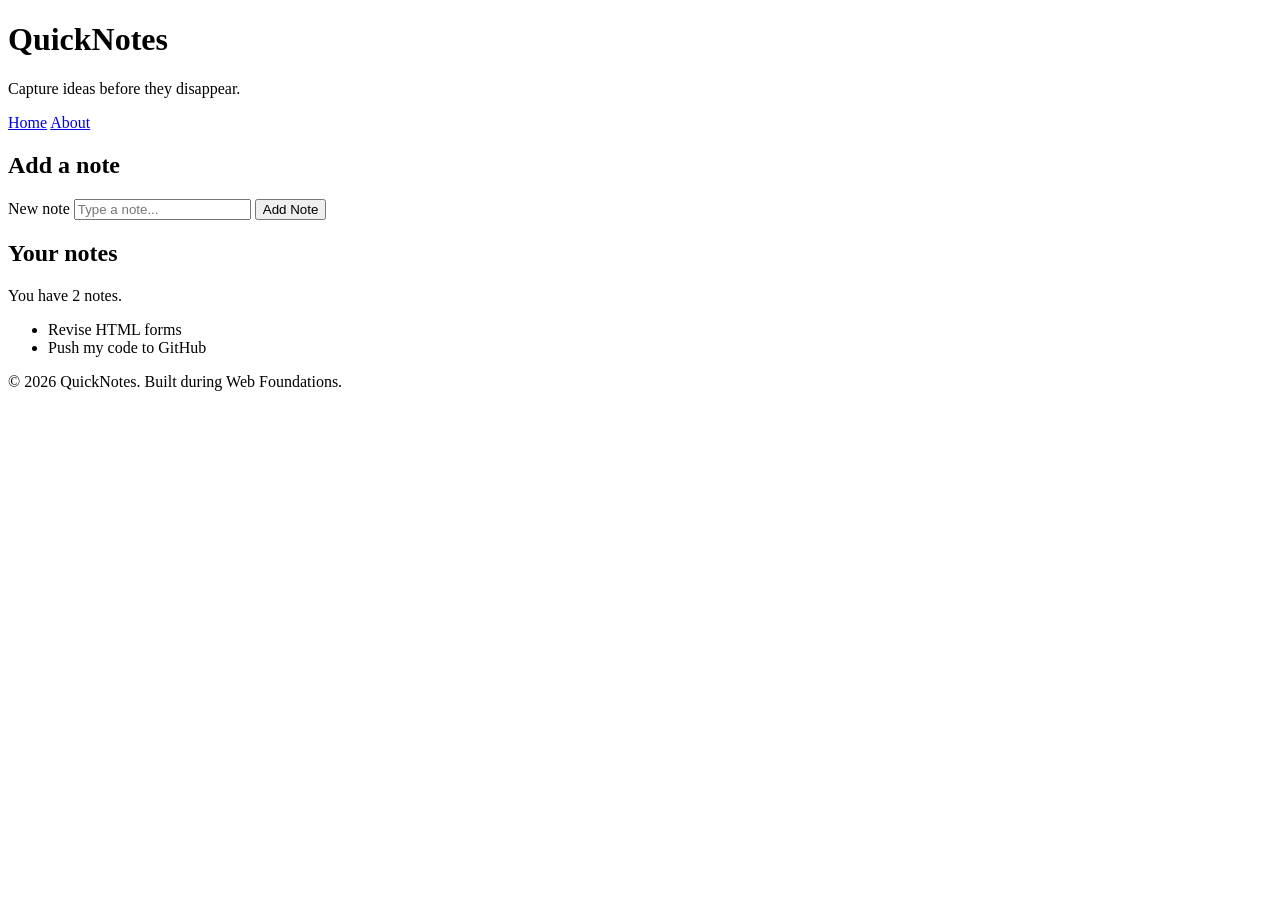
<file: day1/index.html>
<!DOCTYPE html> <html lang="en"> <head> <meta charset="UTF-8" /> <meta name="viewport" content="width=device-width, initial-scale=1.0" /> <title>QuickNotes</title> </head> <body> <header> <h1>QuickNotes</h1> <p>Capture ideas before they disappear.</p>
  <nav>
  <a href="index.html" aria-current="page">Home</a>
  <a href="about.html">About</a>
</nav>
</header>

<main>
  <section>
    <h2>Add a note</h2>
    <form id="note-form">
      <label for="note-input">New note</label>
      <input
        type="text"
        id="note-input"
        placeholder="Type a note..."
      />
      <button type="submit">Add Note</button>
    </form>
  </section>

  <section>
    <h2>Your notes</h2>
    <p id="note-count">You have 2 notes.</p>
    <ul id="notes-list">
      <li>Revise HTML forms</li>
      <li>Push my code to GitHub</li>
    </ul>
  </section>
</main>

<footer>
  <p>&copy; 2026 QuickNotes. Built during Web Foundations.</p>
</footer>

</body> </html>
</file>
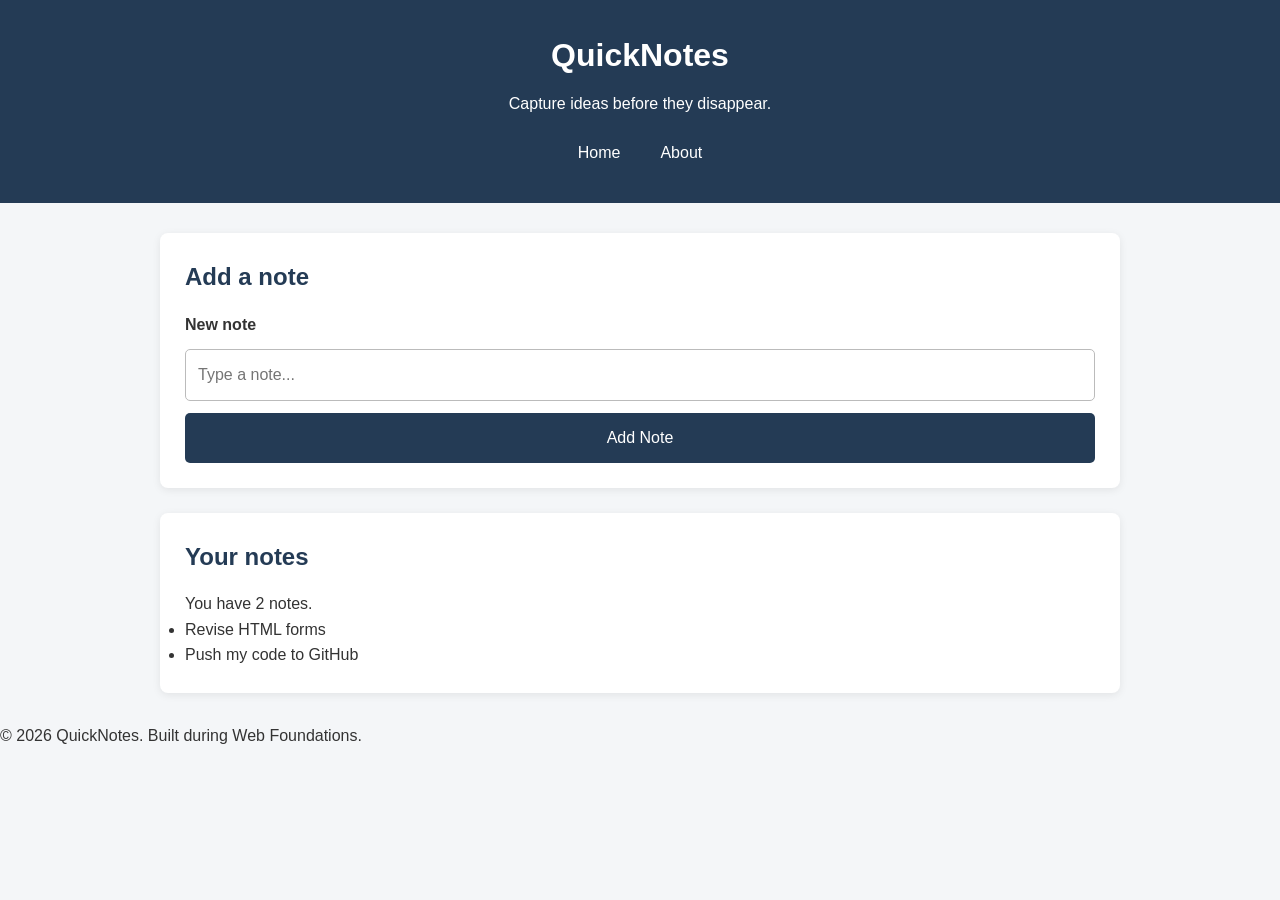
<file: day2/index.html>
<!DOCTYPE html>
<html lang="en">

<head>
  <meta charset="UTF-8" />
  <meta name="viewport" content="width=device-width, initial-scale=1.0" />
  <title>QuickNotes</title>

  <link rel="stylesheet" href="style.css" />
</head>

<body>

  <header>
    <h1>QuickNotes</h1>
    <p>Capture ideas before they disappear.</p>

    <nav>
      <a href="index.html" aria-current="page">Home</a>
      <a href="about.html">About</a>
    </nav>
  </header>

  <main>

    <section>
      <h2>Add a note</h2>

      <form id="note-form">
        <label for="note-input">New note</label>

        <input
          type="text"
          id="note-input"
          placeholder="Type a note..."
        />

        <button type="submit">Add Note</button>
      </form>
    </section>

    <section>
      <h2>Your notes</h2>

      <p id="note-count">You have 2 notes.</p>

      <ul id="notes-list">
        <li>Revise HTML forms</li>
        <li>Push my code to GitHub</li>
      </ul>
    </section>

  </main>

  <footer>
    <p>&copy; 2026 QuickNotes. Built during Web Foundations.</p>
  </footer>

</body>
</html>
</file>
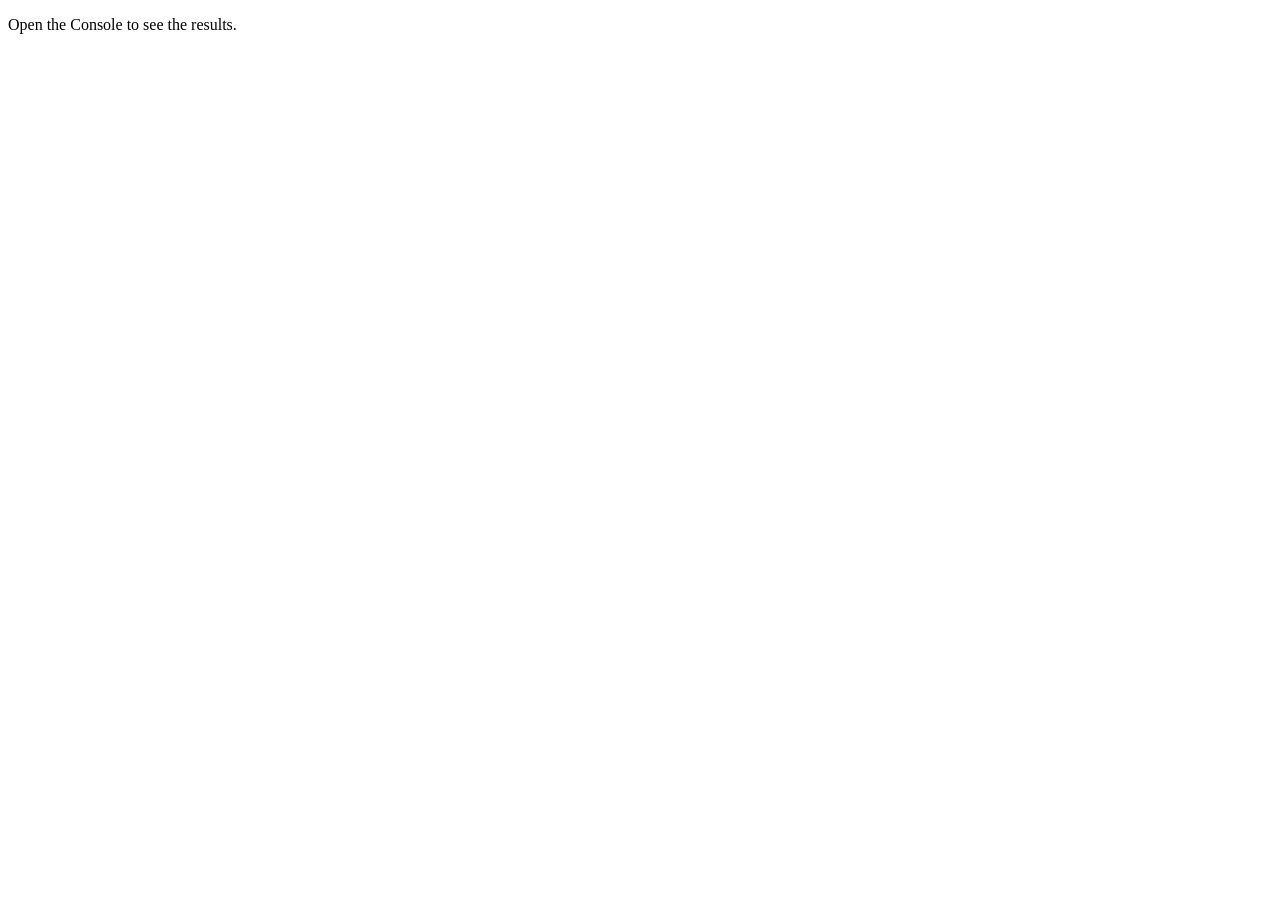
<file: day3/index.html>
<!DOCTYPE html>
<html lang="en">
<head>
    <meta charset="UTF-8">
    <meta name="viewport" content="width=device-width, initial-scale=1.0">
    <title>Notes Toolkit</title>
    <script src="script.js" defer></script>
</head>
<body>

    <p>Open the Console to see the results.</p>

</body>
</html>
</file>
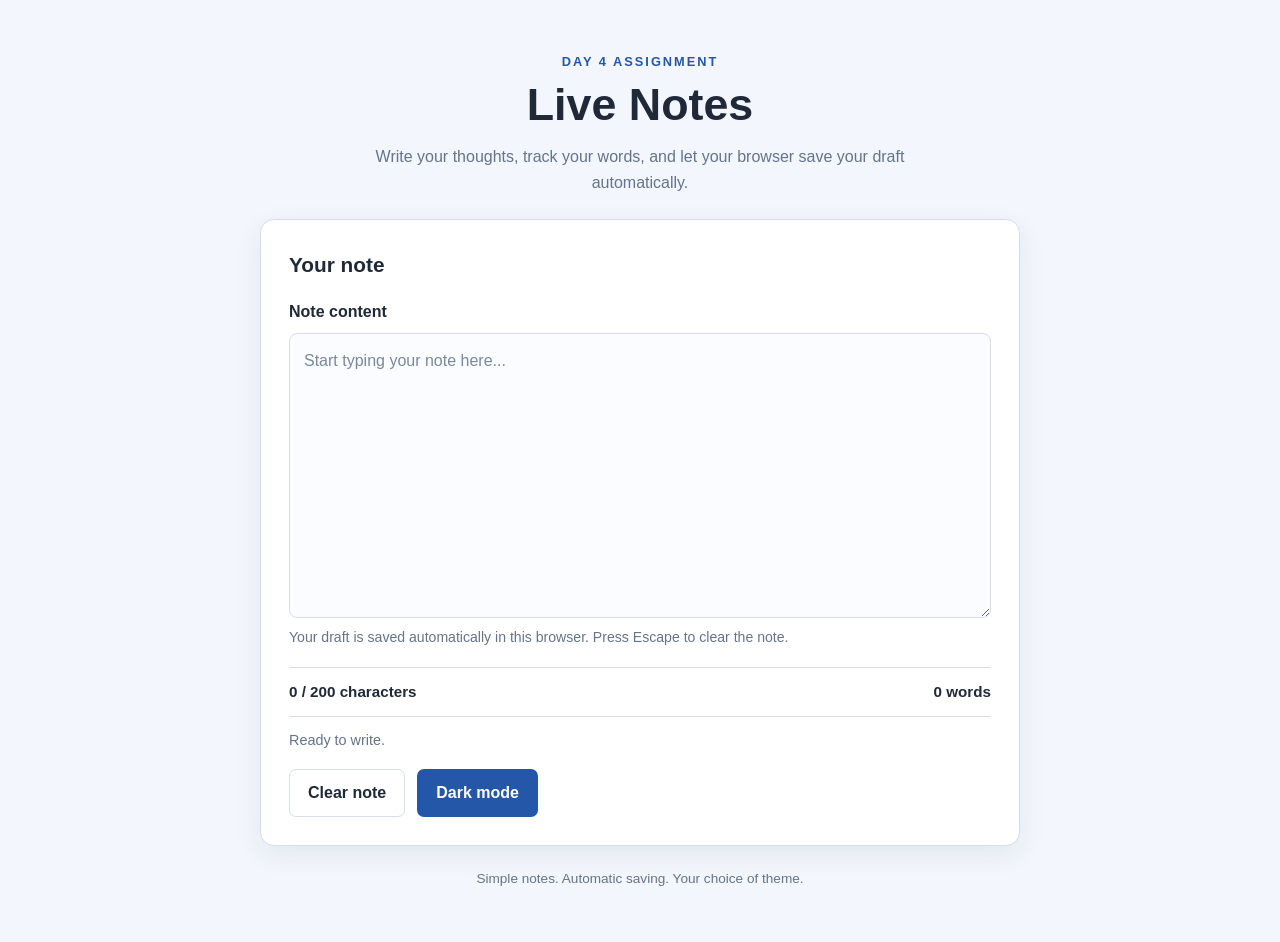
<file: day4/index.html>
<!DOCTYPE html>
<html lang="en">
<head>
    <meta charset="UTF-8">
    <meta name="viewport" content="width=device-width, initial-scale=1.0">

    <meta
        name="description"
        content="A simple notes app with live character and word counts, automatic draft saving, and a dark theme."
    >

    <title>Live Notes | Day 4</title>

    <link rel="stylesheet" href="style.css">
    <script src="script.js" defer></script>
</head>
<body>
    <main class="container">
        <header class="page-header">
            <p class="eyebrow">DAY 4 ASSIGNMENT</p>
            <h1>Live Notes</h1>
            <p class="intro">
                Write your thoughts, track your words, and let your
                browser save your draft automatically.
            </p>
        </header>

        <section class="notes-panel" aria-labelledby="note-heading">
            <h2 id="note-heading">Your note</h2>

            <label for="note-text">Note content</label>

            <textarea
                id="note-text"
                rows="10"
                maxlength="5000"
                placeholder="Start typing your note here..."
                aria-describedby="note-help char-count word-count"
            ></textarea>

            <p id="note-help" class="hint">
                Your draft is saved automatically in this browser.
                Press Escape to clear the note.
            </p>

            <div class="counter-container">
                <p
                    id="char-count"
                    aria-live="polite"
                    aria-atomic="true"
                >0 / 200 characters</p>

                <p
                    id="word-count"
                    aria-live="polite"
                    aria-atomic="true"
                >0 words</p>
            </div>

            <p id="status" class="status" role="status">
                Ready to write.
            </p>

            <div class="buttons">
                <button id="clear-btn" type="button">
                    Clear note
                </button>

                <button
                    id="theme-toggle"
                    type="button"
                    aria-pressed="false"
                >Dark mode</button>
            </div>
        </section>

        <footer class="page-footer">
            <p>Simple notes. Automatic saving. Your choice of theme.</p>
        </footer>
    </main>
</body>
</html>
</file>
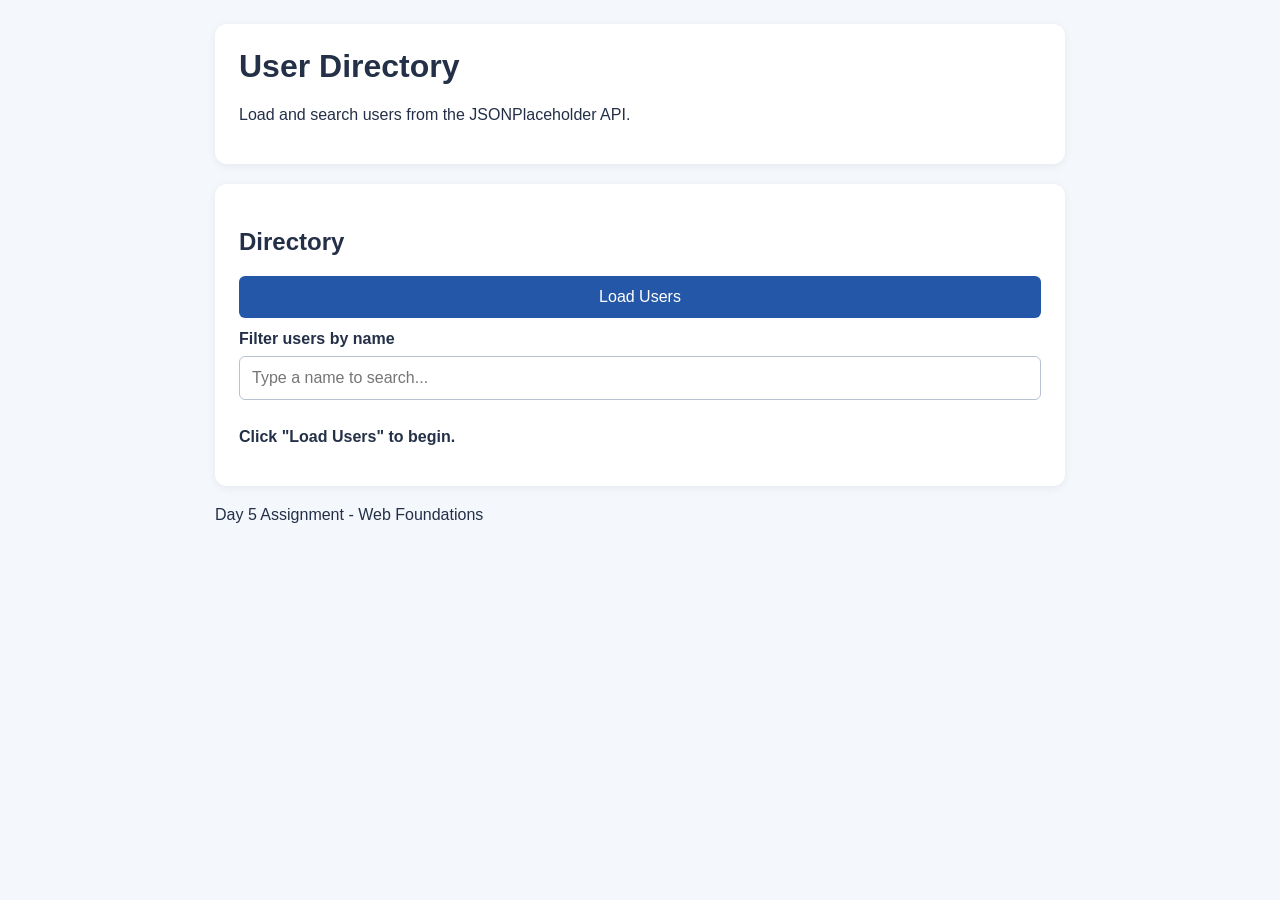
<file: day5/index.html>
<!DOCTYPE html>
<html lang="en">
<head>
    <meta charset="UTF-8">
    <meta name="viewport" content="width=device-width, initial-scale=1.0">
    <title>Day 5 - User Directory</title>
    <script src="users.js" defer></script>
    <style>
        * {
            box-sizing: border-box;
        }

        body {
            margin: 0;
            padding: 24px;
            font-family: Arial, sans-serif;
            background: #f4f7fb;
            color: #243047;
        }

        main {
            max-width: 850px;
            margin: 0 auto;
        }

        header, section {
            background: white;
            padding: 24px;
            margin-bottom: 20px;
            border-radius: 12px;
            box-shadow: 0 2px 8px #00000010;
        }

        h1 {
            margin-top: 0;
        }

        label {
            display: block;
            margin-bottom: 8px;
            font-weight: bold;
        }

        input, button {
            width: 100%;
            padding: 12px;
            margin-bottom: 12px;
            font: inherit;
            border-radius: 6px;
        }

        input {
            border: 1px solid #b8c2d1;
        }

        button {
            border: none;
            background: #2457a7;
            color: white;
            cursor: pointer;
        }

        button:hover {
            background: #173e7c;
        }

        button:disabled {
            opacity: 0.6;
            cursor: not-allowed;
        }

        input:focus-visible, button:focus-visible {
            outline: 3px solid #f0a928;
            outline-offset: 2px;
        }

        #users-list {
            list-style: none;
            padding: 0;
        }

        .user-card {
            border: 1px solid #d9e0eb;
            border-radius: 8px;
            padding: 16px;
            margin-bottom: 12px;
            overflow-wrap: anywhere;
        }

        .user-card h3 {
            margin-top: 0;
        }

        .user-card p {
            margin: 8px 0;
        }

        #status {
            font-weight: bold;
        }

        @media (max-width: 600px) {
            body {
                padding: 12px;
            }

            header, section {
                padding: 16px;
            }
        }
    </style>
</head>
<body>
    <main>
        <header>
            <h1>User Directory</h1>
            <p>Load and search users from the JSONPlaceholder API.</p>
        </header>

        <section aria-labelledby="directory-heading">
            <h2 id="directory-heading">Directory</h2>

            <button type="button" id="load-users">Load Users</button>

            <label for="filter-input">Filter users by name</label>
            <input
                type="text"
                id="filter-input"
                placeholder="Type a name to search..."
            >

            <p id="status" role="status" aria-live="polite">
                Click "Load Users" to begin.
            </p>

            <ul id="users-list"></ul>
        </section>

        <footer>
            <p>Day 5 Assignment - Web Foundations</p>
        </footer>
    </main>
</body>
</html>
</file>
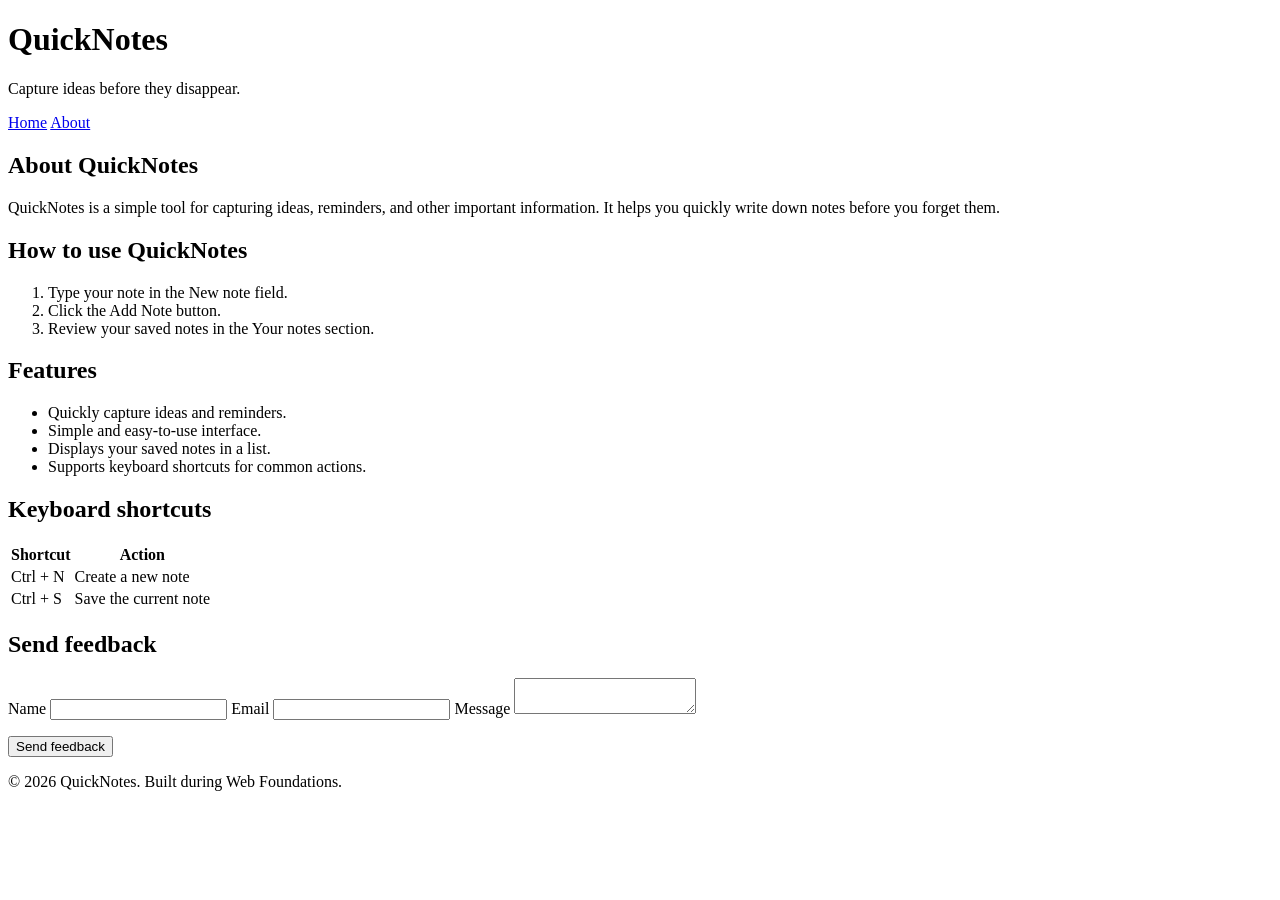
<file: day1/about.html>
<!DOCTYPE html> <html lang="en"> <head> <meta charset="UTF-8" /> <meta name="viewport" content="width=device-width, initial-scale=1.0" /> <title>About QuickNotes</title> </head> <body> <header> <h1>QuickNotes</h1> <p>Capture ideas before they disappear.</p>
  <nav>
  <a href="index.html">Home</a>
  <a href="about.html" aria-current="page">About</a>
</nav>
</header>

<main>
  <h2>About QuickNotes</h2>

  <p>
    QuickNotes is a simple tool for capturing ideas, reminders, and other
    important information. It helps you quickly write down notes before
    you forget them.
  </p>

  <section>
    <h2>How to use QuickNotes</h2>
    <ol>
      <li>Type your note in the New note field.</li>
      <li>Click the Add Note button.</li>
      <li>Review your saved notes in the Your notes section.</li>
    </ol>
  </section>

  <section>
    <h2>Features</h2>
    <ul>
      <li>Quickly capture ideas and reminders.</li>
      <li>Simple and easy-to-use interface.</li>
      <li>Displays your saved notes in a list.</li>
      <li>Supports keyboard shortcuts for common actions.</li>
    </ul>
  </section>

  <section>
    <h2>Keyboard shortcuts</h2>

    <table>
      <thead>
        <tr>
          <th>Shortcut</th>
          <th>Action</th>
        </tr>
      </thead>
      <tbody>
        <tr>
          <td>Ctrl + N</td>
          <td>Create a new note</td>
        </tr>
        <tr>
          <td>Ctrl + S</td>
          <td>Save the current note</td>
        </tr>
      </tbody>
    </table>
  </section>

  <section>
    <h2>Send feedback</h2>

    <form action="#" method="post">
      <p>
        <label for="name">Name</label>
<input
  type="text"
  id="name"
  name="name"
  autocomplete="name"
  required
/>

<label for="email">Email</label>
<input
  type="email"
  id="email"
  name="email"
  autocomplete="email"
  required
/>

<label for="message">Message</label>
<textarea
  id="message"
  name="message"
  required
></textarea>
      </p>

      <button type="submit">Send feedback</button>
    </form>
  </section>
</main>

<footer>
  <p>&copy; 2026 QuickNotes. Built during Web Foundations.</p>
</footer>

</body> </html>
</file>
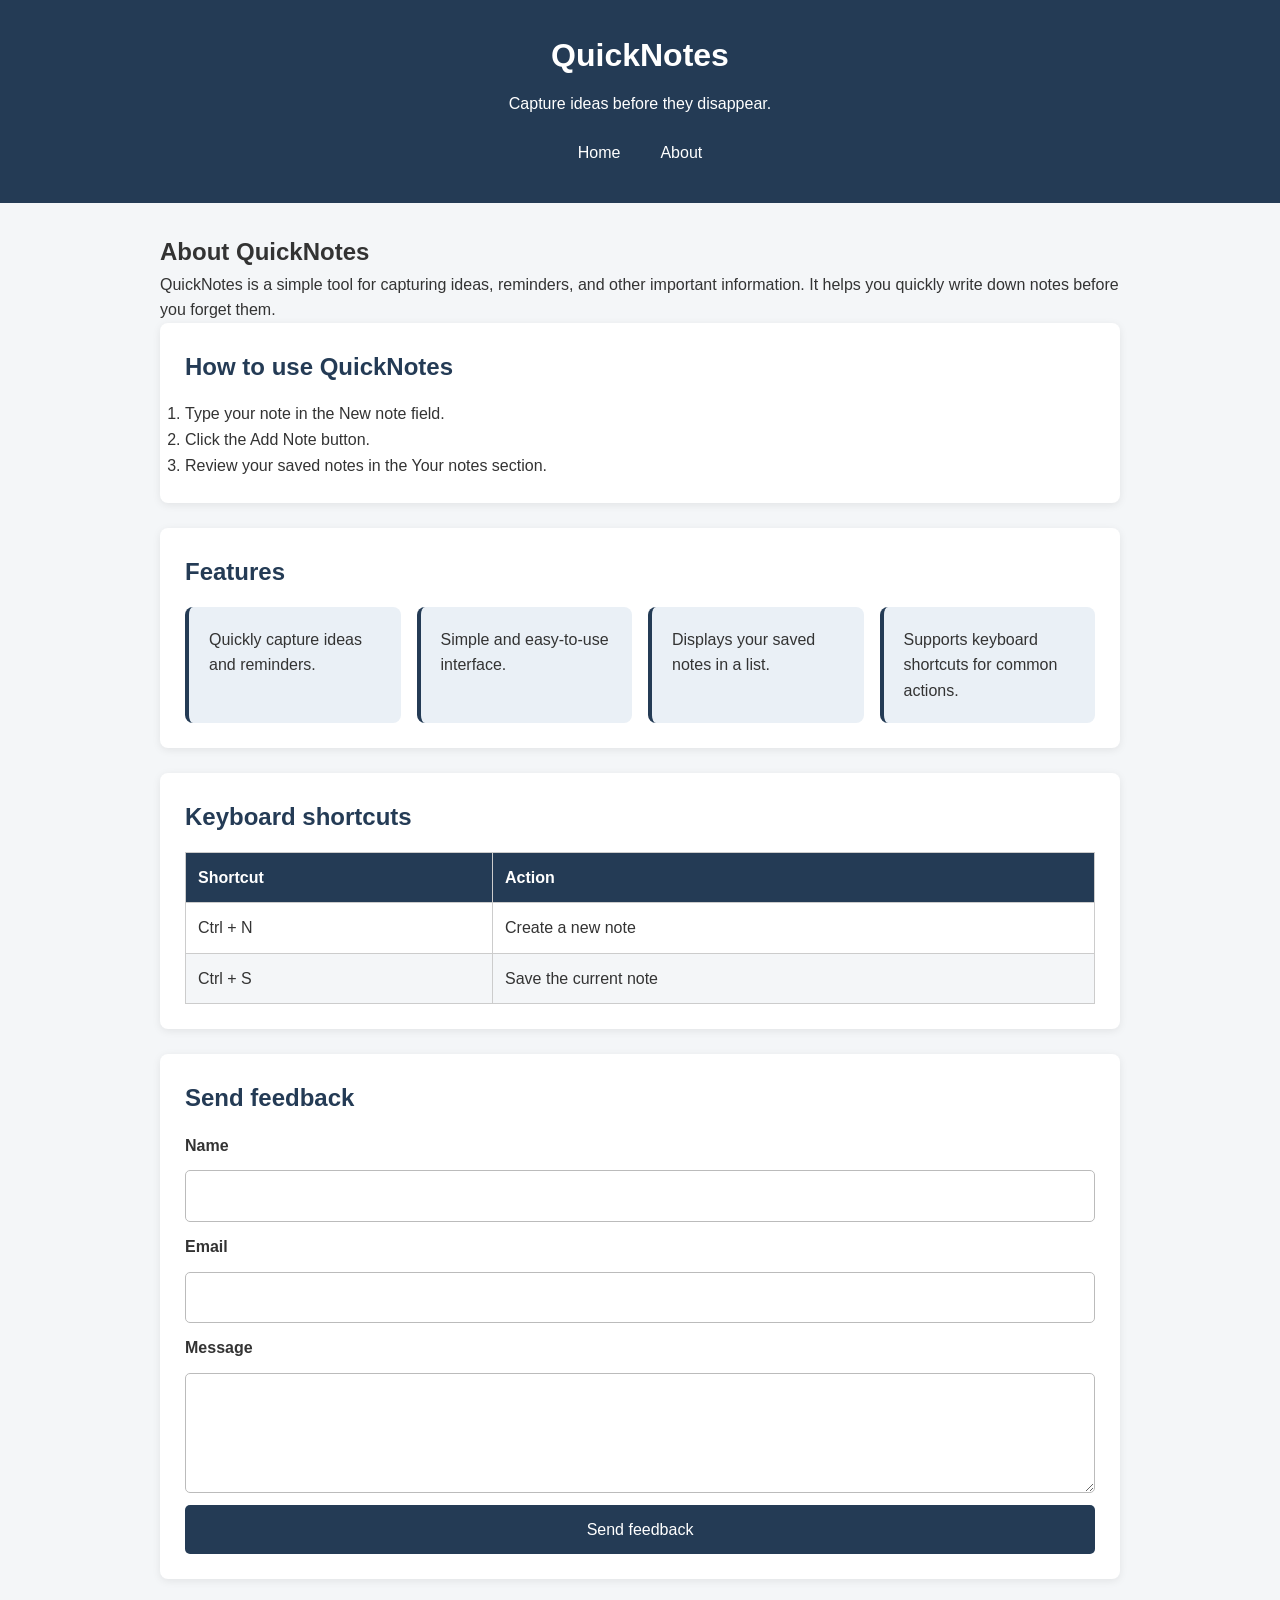
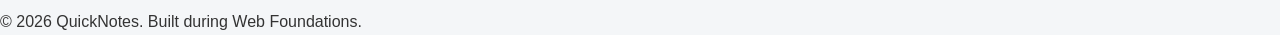
<file: day2/about.html>
<!DOCTYPE html>
<html lang="en">
<head>
  <meta charset="UTF-8" />
  <meta name="viewport" content="width=device-width, initial-scale=1.0" />
  <title>About QuickNotes</title>

  <link rel="stylesheet" href="style.css" />
</head>

<body>

  <header>
    <h1>QuickNotes</h1>
    <p>Capture ideas before they disappear.</p>

    <nav>
      <a href="index.html">Home</a>
      <a href="about.html" aria-current="page">About</a>
    </nav>
  </header>

  <main>
    <h2>About QuickNotes</h2>

    <p>
      QuickNotes is a simple tool for capturing ideas, reminders, and other
      important information. It helps you quickly write down notes before
      you forget them.
    </p>

    <section>
      <h2>How to use QuickNotes</h2>

      <ol>
        <li>Type your note in the New note field.</li>
        <li>Click the Add Note button.</li>
        <li>Review your saved notes in the Your notes section.</li>
      </ol>
    </section>

    <section>
      <h2>Features</h2>

      <ul class="features">
        <li>Quickly capture ideas and reminders.</li>
        <li>Simple and easy-to-use interface.</li>
        <li>Displays your saved notes in a list.</li>
        <li>Supports keyboard shortcuts for common actions.</li>
      </ul>
    </section>

    <section>
      <h2>Keyboard shortcuts</h2>

      <table>
        <thead>
          <tr>
            <th>Shortcut</th>
            <th>Action</th>
          </tr>
        </thead>

        <tbody>
          <tr>
            <td>Ctrl + N</td>
            <td>Create a new note</td>
          </tr>

          <tr>
            <td>Ctrl + S</td>
            <td>Save the current note</td>
          </tr>
        </tbody>
      </table>
    </section>

    <section>
      <h2>Send feedback</h2>

      <form action="#" method="post">

        <label for="name">Name</label>
        <input
          type="text"
          id="name"
          name="name"
          autocomplete="name"
          required
        />

        <label for="email">Email</label>
        <input
          type="email"
          id="email"
          name="email"
          autocomplete="email"
          required
        />

        <label for="message">Message</label>
        <textarea
          id="message"
          name="message"
          required
        ></textarea>

        <button type="submit">Send feedback</button>

      </form>
    </section>
  </main>

  <footer>
    <p>&copy; 2026 QuickNotes. Built during Web Foundations.</p>
  </footer>

</body>
</html>
</file>
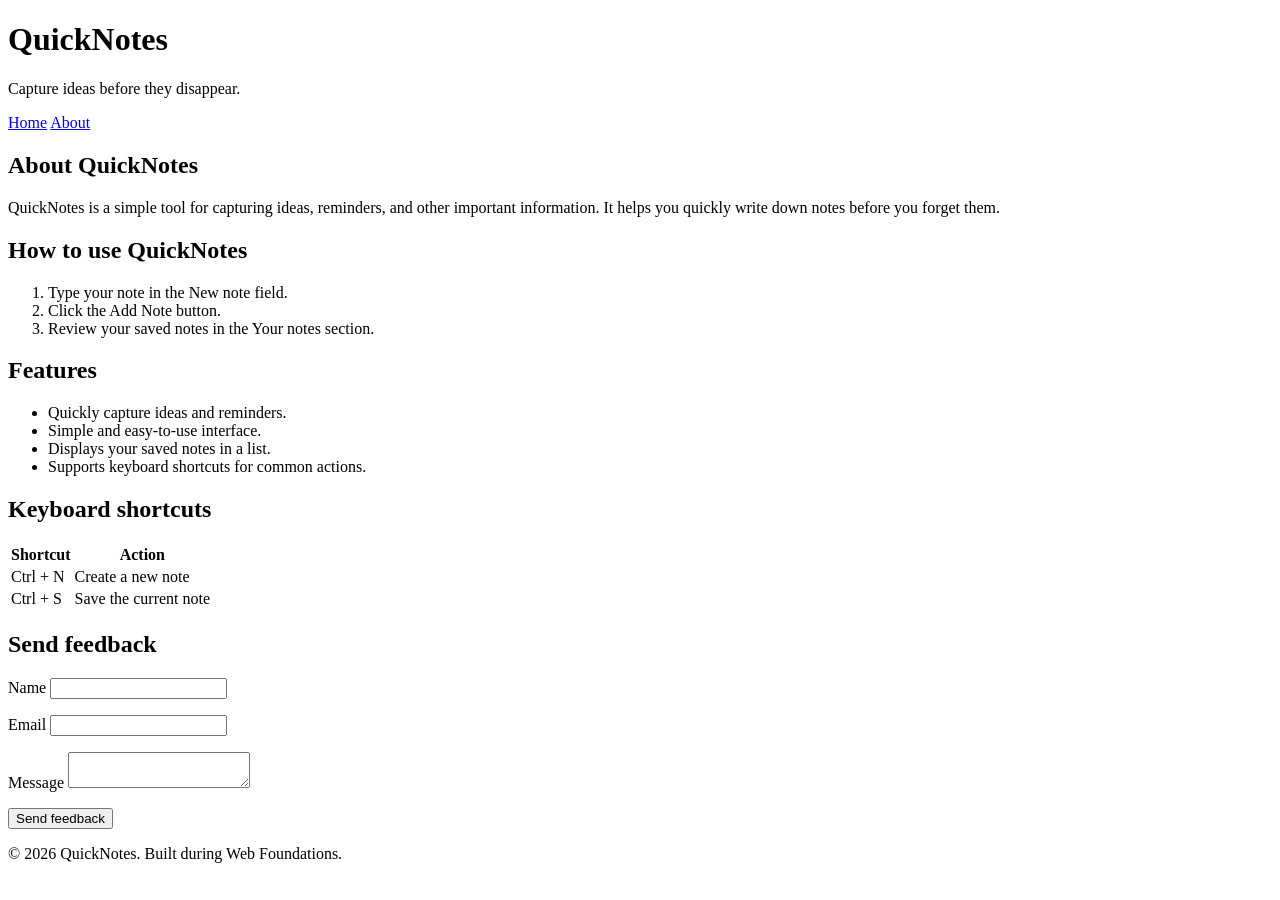
<file: practice/quicknotes-day1/about.html>
<!DOCTYPE html> <html lang="en"> <head> <meta charset="UTF-8" /> <meta name="viewport" content="width=device-width, initial-scale=1.0" /> <title>About QuickNotes</title> </head> <body> <header> <h1>QuickNotes</h1> <p>Capture ideas before they disappear.</p>
  <nav>
  <a href="index.html">Home</a>
  <a href="about.html" aria-current="page">About</a>
</nav>
</header>

<main>
  <h2>About QuickNotes</h2>

  <p>
    QuickNotes is a simple tool for capturing ideas, reminders, and other
    important information. It helps you quickly write down notes before
    you forget them.
  </p>

  <section>
    <h2>How to use QuickNotes</h2>
    <ol>
      <li>Type your note in the New note field.</li>
      <li>Click the Add Note button.</li>
      <li>Review your saved notes in the Your notes section.</li>
    </ol>
  </section>

  <section>
    <h2>Features</h2>
    <ul>
      <li>Quickly capture ideas and reminders.</li>
      <li>Simple and easy-to-use interface.</li>
      <li>Displays your saved notes in a list.</li>
      <li>Supports keyboard shortcuts for common actions.</li>
    </ul>
  </section>

  <section>
    <h2>Keyboard shortcuts</h2>

    <table>
      <thead>
        <tr>
          <th>Shortcut</th>
          <th>Action</th>
        </tr>
      </thead>
      <tbody>
        <tr>
          <td>Ctrl + N</td>
          <td>Create a new note</td>
        </tr>
        <tr>
          <td>Ctrl + S</td>
          <td>Save the current note</td>
        </tr>
      </tbody>
    </table>
  </section>

  <section>
    <h2>Send feedback</h2>

    <form action="#" method="post">
      <p>
        <label for="name">Name</label>
        <input type="text" id="name" name="name" required />
      </p>

      <p>
        <label for="email">Email</label>
        <input type="email" id="email" name="email" required />
      </p>

      <p>
        <label for="message">Message</label>
        <textarea id="message" name="message" required></textarea>
      </p>

      <button type="submit">Send feedback</button>
    </form>
  </section>
</main>

<footer>
  <p>&copy; 2026 QuickNotes. Built during Web Foundations.</p>
</footer>

</body> </html>
</file>
<file: day2/style.css>
/* 1. Reset */
* {
    box-sizing: border-box;
    margin: 0;
    padding: 0;
}

/* 2. Base body styles */
body {
    font-family: Arial, sans-serif;
    line-height: 1.6;
    background-color: #f4f6f8;
    color: #333;
}

/* 3. Header */
header {
    background-color: #243b55;
    color: white;
    text-align: center;
    padding: 30px 20px;
}

header h1 {
    font-size: 2rem;
    margin-bottom: 10px;
}

/* 4. Navigation with Flexbox */
nav {
    display: flex;
    justify-content: center;
    align-items: center;
    gap: 16px;
    flex-wrap: wrap;
    margin-top: 15px;
}

nav a {
    color: white;
    text-decoration: none;
    padding: 8px 12px;
    border-radius: 5px;
    transition: background-color 0.3s ease,
                color 0.3s ease;
}

/* Navigation hover effect */
nav a:hover {
    background-color: white;
    color: #243b55;
}

/* Navigation keyboard focus */
nav a:focus-visible {
    outline: 3px solid #ffd166;
    outline-offset: 3px;
    background-color: white;
    color: #243b55;
}

/* 5. Main content */
main {
    max-width: 1000px;
    margin: 30px auto;
    padding: 0 20px;
}

/* 6. Sections as white cards */
section {
    background-color: white;
    padding: 25px;
    margin-bottom: 25px;
    border-radius: 8px;
    box-shadow: 0 2px 8px rgba(0, 0, 0, 0.08);
}

section h2 {
    margin-bottom: 15px;
    color: #243b55;
}

/* 7. Features list using CSS Grid */
.features {
    list-style: none;
    display: grid;
    grid-template-columns: repeat(auto-fit, minmax(180px, 1fr));
    gap: 16px;
}

.features li {
    background-color: #eaf0f6;
    padding: 20px;
    border-radius: 8px;
    border-left: 4px solid #243b55;
}

/* 8. Shortcuts table */
table {
    width: 100%;
    border-collapse: collapse;
    margin-top: 15px;
}

th,
td {
    border: 1px solid #ccc;
    padding: 12px;
    text-align: left;
}

th {
    background-color: #243b55;
    color: white;
}

tr:nth-child(even) {
    background-color: #f4f6f8;
}

/* 9. Feedback form */
form {
    display: flex;
    flex-direction: column;
    gap: 12px;
}

label {
    font-weight: bold;
}

input,
textarea,
select {
    width: 100%;
    padding: 12px;
    border: 1px solid #bbb;
    border-radius: 5px;
    font: inherit;
}

textarea {
    min-height: 120px;
    resize: vertical;
}

/* Form field focus */
input:focus,
textarea:focus,
select:focus {
    outline: 2px solid #547da5;
    border-color: #243b55;
}

/* 10. Buttons and transitions */
button {
    background-color: #243b55;
    color: white;
    padding: 12px 20px;
    border: none;
    border-radius: 5px;
    cursor: pointer;
    font: inherit;
    transition: background-color 0.3s ease,
                transform 0.3s ease;
}

/* Button hover effect */
button:hover {
    background-color: #3d6085;
    transform: translateY(-2px);
}

/* Button keyboard focus */
button:focus-visible {
    outline: 3px solid #ffd166;
    outline-offset: 3px;
}

/* 11. Small screens */
@media (max-width: 600px) {
    header {
        padding: 20px 12px;
    }

    header h1 {
        font-size: 1.5rem;
    }

    nav {
        gap: 8px;
    }

    nav a {
        padding: 7px 9px;
    }

    main {
        margin: 20px auto;
        padding: 0 12px;
    }

    section {
        padding: 18px;
    }

    th,
    td {
        padding: 8px;
        font-size: 14px;
    }
}
</file>
<file: day4/style.css>
:root {
    color-scheme: light;

    --bg-color: #f3f6fc;
    --text-color: #202938;
    --panel-color: #ffffff;
    --border-color: #d6deeb;
    --input-bg: #fbfcff;
    --button-color: #2457a7;
    --button-text: #ffffff;
    --muted-color: #64748b;
    --accent-color: #2457a7;
    --shadow-color: rgb(25 45 80 / 8%);
}

body.dark {
    color-scheme: dark;

    --bg-color: #141925;
    --text-color: #edf2fa;
    --panel-color: #202838;
    --border-color: #414d63;
    --input-bg: #171e2b;
    --button-color: #527ed1;
    --button-text: #ffffff;
    --muted-color: #b6c1d3;
    --accent-color: #91b5ff;
    --shadow-color: rgb(0 0 0 / 20%);
}

* {
    box-sizing: border-box;
}

body {
    min-height: 100vh;
    margin: 0;
    padding: 32px 16px;
    font-family: Arial, Helvetica, sans-serif;
    line-height: 1.6;
    background-color: var(--bg-color);
    color: var(--text-color);
    transition:
        background-color 0.2s ease,
        color 0.2s ease;
}

.container {
    width: 100%;
    max-width: 760px;
    margin: 20px auto;
}

.page-header {
    margin-bottom: 24px;
    text-align: center;
}

.eyebrow {
    margin-bottom: 6px;
    color: var(--accent-color);
    font-size: 0.8rem;
    font-weight: bold;
    letter-spacing: 2px;
}

h1 {
    margin: 0;
    font-size: clamp(2rem, 5vw, 2.8rem);
    line-height: 1.2;
}

.intro {
    max-width: 540px;
    margin: 12px auto 0;
    color: var(--muted-color);
}

.notes-panel {
    padding: 28px;
    background-color: var(--panel-color);
    border: 1px solid var(--border-color);
    border-radius: 14px;
    box-shadow: 0 8px 28px var(--shadow-color);
}

h2 {
    margin-top: 0;
    font-size: 1.3rem;
}

label {
    display: block;
    margin-bottom: 8px;
    font-weight: bold;
}

textarea {
    display: block;
    width: 100%;
    min-height: 220px;
    padding: 14px;
    border: 1px solid var(--border-color);
    border-radius: 8px;
    background-color: var(--input-bg);
    color: var(--text-color);
    font: inherit;
    resize: vertical;
    transition: border-color 0.2s ease;
}

textarea::placeholder {
    color: var(--muted-color);
    opacity: 0.85;
}

textarea:focus {
    border-color: var(--accent-color);
}

textarea:focus-visible,
button:focus-visible {
    outline: 3px solid #e5a000;
    outline-offset: 3px;
}

.hint {
    margin: 8px 0 18px;
    color: var(--muted-color);
    font-size: 0.88rem;
}

.counter-container {
    display: flex;
    justify-content: space-between;
    align-items: center;
    flex-wrap: wrap;
    gap: 8px 16px;
    padding: 12px 0;
    border-top: 1px solid var(--border-color);
    border-bottom: 1px solid var(--border-color);
}

.counter-container p {
    margin: 0;
    font-size: 0.95rem;
    font-weight: bold;
}

#char-count {
    color: var(--text-color);
}

#char-count.warning {
    color: #b45309;
}

#char-count.over {
    color: #dc2626;
    font-weight: bold;
}

body.dark #char-count.warning {
    color: #fbbf24;
}

body.dark #char-count.over {
    color: #fca5a5;
}

.status {
    min-height: 24px;
    margin: 12px 0;
    color: var(--muted-color);
    font-size: 0.9rem;
}

.buttons {
    display: flex;
    flex-wrap: wrap;
    gap: 12px;
    margin-top: 16px;
}

button {
    min-height: 44px;
    padding: 10px 18px;
    border: 1px solid transparent;
    border-radius: 7px;
    background-color: var(--button-color);
    color: var(--button-text);
    font: inherit;
    font-weight: bold;
    cursor: pointer;
    transition:
        opacity 0.2s ease,
        transform 0.2s ease;
}

button:hover {
    opacity: 0.88;
}

button:active {
    transform: translateY(1px);
}

#clear-btn {
    background-color: transparent;
    color: var(--text-color);
    border-color: var(--border-color);
}

#clear-btn:hover {
    background-color: var(--bg-color);
}

.page-footer {
    margin-top: 22px;
    color: var(--muted-color);
    font-size: 0.85rem;
    text-align: center;
}

@media (max-width: 600px) {
    body {
        padding: 18px 12px;
    }

    .container {
        margin: 8px auto;
    }

    .notes-panel {
        padding: 18px;
    }

    .buttons {
        flex-direction: column;
    }

    button {
        width: 100%;
    }

    .counter-container {
        align-items: flex-start;
    }
}

@media (prefers-reduced-motion: reduce) {
    *,
    *::before,
    *::after {
        scroll-behavior: auto !important;
        transition-duration: 0.01ms !important;
        animation-duration: 0.01ms !important;
        animation-iteration-count: 1 !important;
    }
}
</file>
